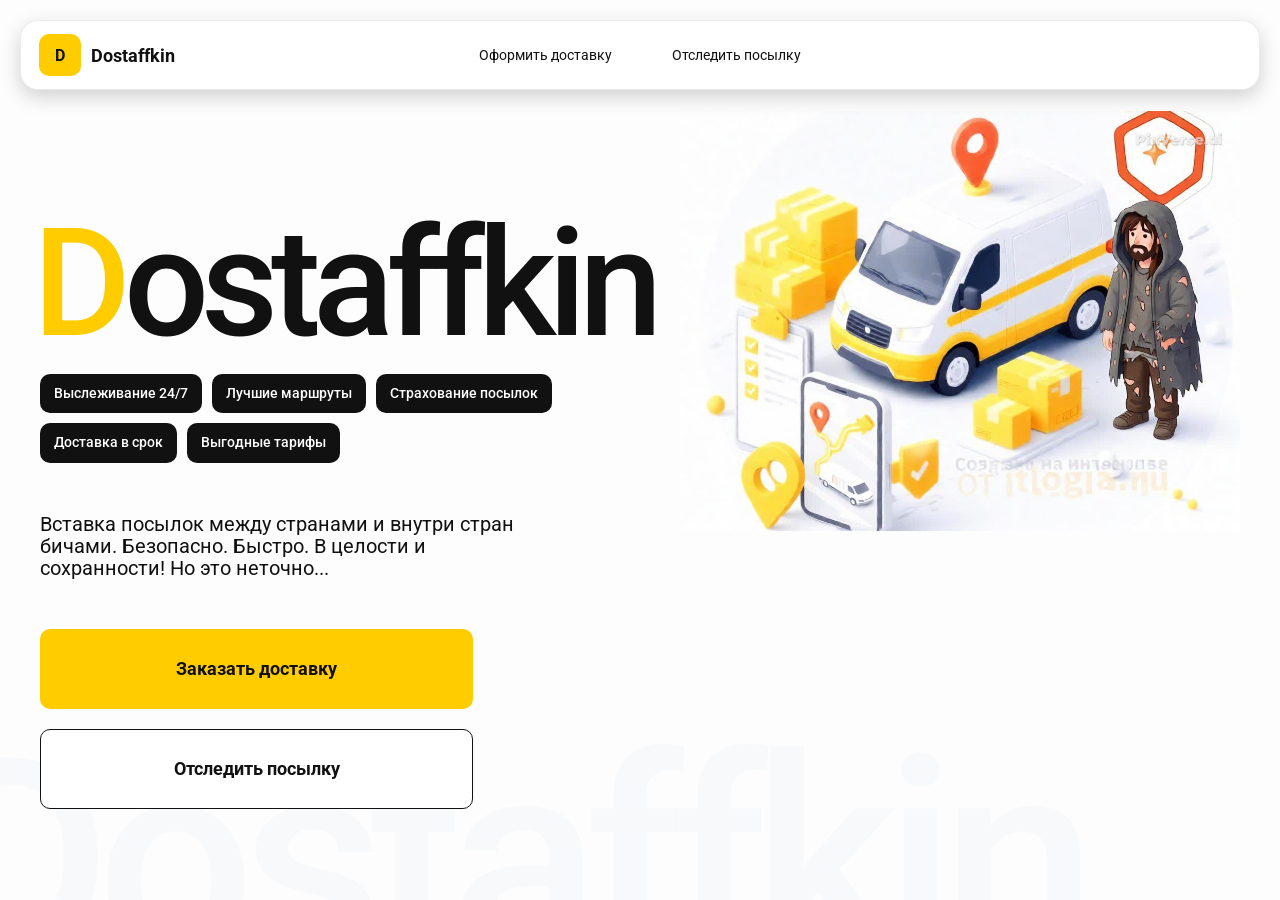
<file: index.html>
<!doctype html>
<html lang="ru">

<head>
    <meta charset="utf-8" />
    <meta name="viewport" content="width=device-width,initial-scale=1,maximum-scale=1,user-scalable=0" />
    <title>Жигморе — Доставка посылок между странами и внутри стран бичами. Безопасно. Быстро. В целости и сохранности! Но
        это не точно...</title>

    <link href="styles/base.css" rel="stylesheet" />
    <link href="styles/base_adaptive.css" rel="stylesheet" />
    <link href="styles/index.css" rel="stylesheet" />
    <link href="styles/index_adaptive.css" rel="stylesheet" />
</head>

<body>
    <div class="container">
        <header class="header">
            <a class="header-brand" href="#">
                <div class="header-logo">D</div>
                <div class="header-title">Dostaffkin</div>
            </a>
            <nav class="header-menu">
                <a class="header-link" href="./order.html">Оформить <span>доставку</span></a>
                <a class="header-link" href="./track.html">Отследить <span>посылку</span></a>
            </nav>
        </header>
        <main class="main">
            <section class="main-info">
                <div class="main-title">
                    <span>D</span>ostaffkin
                </div>
                <div class="main-features">
                    <div class="main-feature">Выслеживание 24/7</div>
                    <div class="main-feature">Лучшие маршруты</div>
                    <div class="main-feature">Страхование посылок</div>
                    <div class="main-feature">Доставка в срок</div>
                    <div class="main-feature">Выгодные тарифы</div>
                </div>
                <div class="main-description">
                    Вставка посылок между странами и внутри стран бичами.
                    Безопасно. Быстро. В целости и сохранности! Но это неточно...
                </div>
                <div class="main-actions">
                    <a class="button" type="button" href="https://www.youtube.com/watch?v=2PDAtIPT5NI">Заказать доставку</a>
                    <a class="button button-white" type="button" href="https://www.youtube.com/watch?v=THvMzZtsE84&list=PLj_-H-go1iO-9RE0Qt_z3JWDxo8NUGev-">Отследить посылку</a>
                </div>
            </section>
            <div class="main-title-ghost">Dostaffkin</div>
            <section class="main-image">
                <img src="images/main-image.png" alt="Main image" />
            </section>
        </main>
    </div>

</body>

</html>
</file>
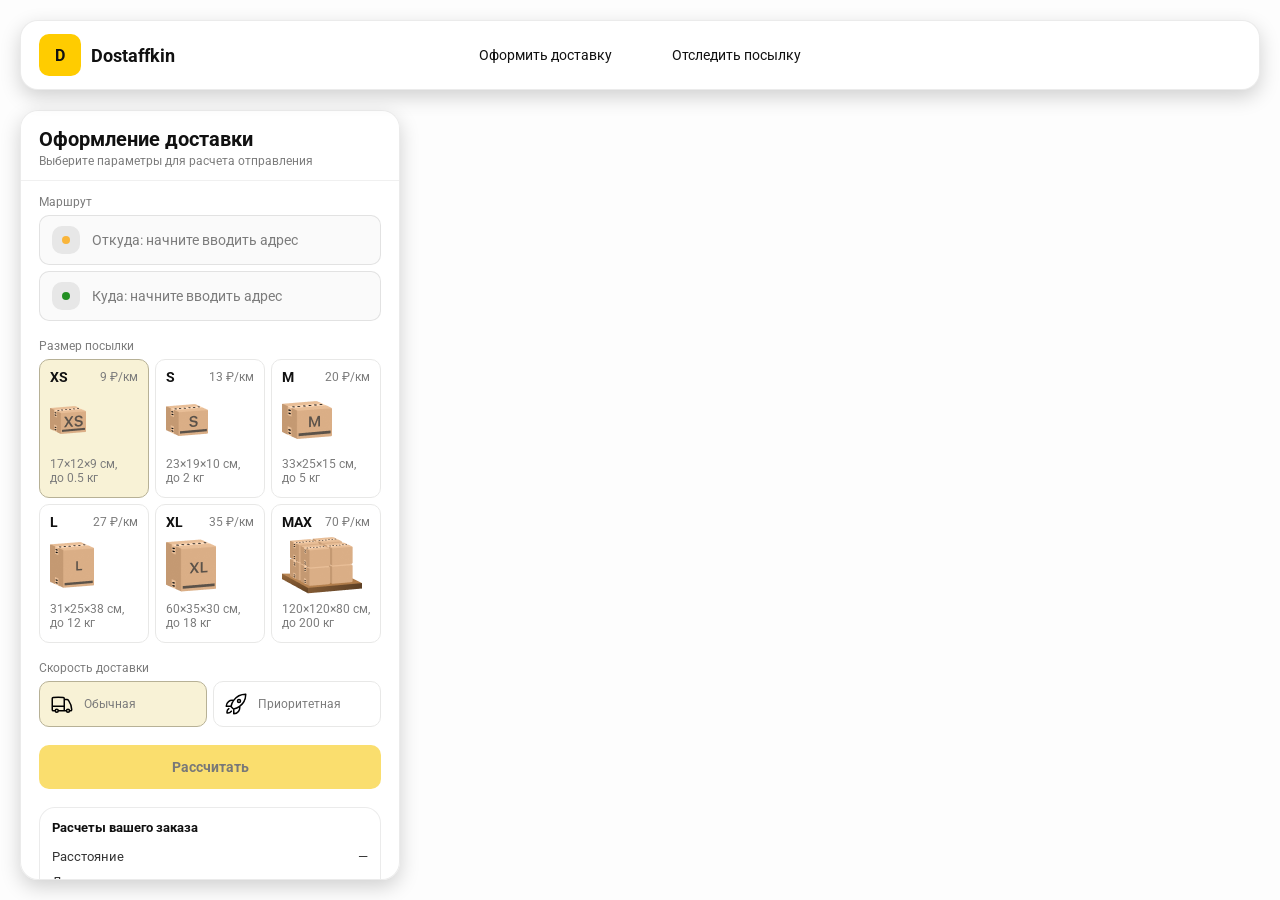
<file: order.html>
<!doctype html>
<html lang="ru">

<head>
    <meta charset="utf-8" />
    <meta name="viewport" content="width=device-width,initial-scale=1,maximum-scale=1,user-scalable=0" />
    <title>Оформление доставки</title>

    <link rel="stylesheet" href="styles/base.css" />
    <link rel="stylesheet" href="styles/base_adaptive.css" />

    <link rel="stylesheet" href="styles/order.css" />
    <link rel="stylesheet" href="styles/order_adaptive.css" />
    
    <script src="https://testologia.ru/ymc_min.js" data-apikey="d9167d1d-9694-40a2-ac7b-446f0b53e25e" data-suggest-apikey="92b1b280-854c-4bf6-aa36-7b34c1738b71"></script>
</head>

<body>
    <div id="map"></div>
    <header class="header">
        <a class="header-brand" href="./index.html">
            <div class="header-logo">D</div>
            <div class="header-title">Dostaffkin</div>
        </a>
        <nav class="header-menu">
            <a class="header-link" href="#">Оформить <span>доставку</span></a>
            <a class="header-link" href="./track.html">Отследить <span>посылку</span></a>
        </nav>
    </header>

    <aside class="main" id="sidebar">
        <div class="main-header">
            <div class="main-title">Оформление доставки</div>
            <div class="main-text">Выберите параметры для расчета отправления</div>
        </div>
        <div class="main-content">
            <div class="main-route">
                <div class="main-block-title">Маршрут</div>
                <div class="main-fields">
                    <div class="main-field" id="fromField">
                        <div class="main-pin"></div>
                        <input id="from" placeholder="Откуда: начните вводить адрес" autocomplete="off" />
                        <div class="main-ac" id="fromAc" role="listbox" aria-label="Подсказки адресов"></div>
                    </div>

                    <div class="main-field" id="toField">
                        <div class="main-pin"></div>
                        <input id="to" placeholder="Куда: начните вводить адрес" autocomplete="off" />
                        <div class="main-ac" id="toAc" role="listbox" aria-label="Подсказки адресов"></div>
                    </div>
                </div>
            </div>
            <div class="main-package">
                <div class="main-block-title">Размер посылки</div>

                <div class="main-sizes">
                    <div class="main-size-card is-active" data-value="xs">
                        <div class="main-size-top">
                            <div class="main-size-label">XS</div>
                            <div class="main-size-rate">9 ₽/км</div>
                        </div>
                        <div class="main-size-media">
                            <img src="images/sizes/xs.png" alt="Короб XS" />
                        </div>
                        <div class="main-size-description">17×12×9 см,<br>до 0.5 кг</div>
                    </div>

                    <div class="main-size-card" data-value="s">
                        <div class="main-size-top">
                            <div class="main-size-label">S</div>
                            <div class="main-size-rate">13 ₽/км</div>
                        </div>
                        <div class="main-size-media">
                            <img src="images/sizes/s.png" alt="Короб S" />
                        </div>
                        <div class="main-size-description">23×19×10 см,<br>до 2 кг</div>
                    </div>

                    <div class="main-size-card" data-value="m">
                        <div class="main-size-top">
                            <div class="main-size-label">M</div>
                            <div class="main-size-rate">20 ₽/км</div>
                        </div>
                        <div class="main-size-media">
                            <img src="images/sizes/m.png" alt="Короб M" />
                        </div>
                        <div class="main-size-description">33×25×15 см,<br>до 5 кг</div>
                    </div>

                    <div class="main-size-card" data-value="l">
                        <div class="main-size-top">
                            <div class="main-size-label">L</div>
                            <div class="main-size-rate">27 ₽/км</div>
                        </div>
                        <div class="main-size-media">
                            <img src="images/sizes/l.png" alt="Короб L" />
                        </div>
                        <div class="main-size-description">31×25×38 см,<br>до 12 кг</div>
                    </div>

                    <div class="main-size-card" data-value="xl">
                        <div class="main-size-top">
                            <div class="main-size-label">XL</div>
                            <div class="main-size-rate">35 ₽/км</div>
                        </div>
                        <div class="main-size-media">
                            <img src="images/sizes/xl.png" alt="Короб XL" />
                        </div>
                        <div class="main-size-description">60×35×30 см,<br>до 18 кг</div>
                    </div>

                    <div class="main-size-card" data-value="max">
                        <div class="main-size-top">
                            <div class="main-size-label">MAX</div>
                            <div class="main-size-rate">70 ₽/км</div>
                        </div>
                        <div class="main-size-media main-size-media-palleta">
                            <img src="images/sizes/max.png" alt="Паллета" />
                        </div>
                        <div class="main-size-description">120×120×80 см,<br>до 200 кг</div>
                    </div>
                </div>
            </div>

            <div class="main-speed">
                <div class="main-block-title">Скорость доставки</div>

                <div class="main-speeds">
                    <div class="main-speed-card is-active" data-value="regular">
                        <img class="main-speed-media" src="images/icons/regular.svg" alt="Regular" />
                        <div class="main-speed-description">Обычная</div>
                    </div>
                    <div class="main-speed-card" data-value="fast">
                        <img class="main-speed-media" src="images/icons/fast.svg" alt="Fast" />
                        <div class="main-speed-description">Приоритетная</div>
                    </div>

                </div>
            </div>

            <div class="main-calculate-block">
                <button id="calc" class="button calculate-button" type="button" disabled>Рассчитать</button>
            </div>
            <div class="main-result" id="result">
                <div class="main-result-title">Расчеты вашего заказа</div>
                <div class="main-result-lines">
                    <div class="main-result-line"><span>Расстояние</span><span id="distanceValue">—</span></div>
                    <div class="main-result-line"><span>Доставим через</span><span id="durationValue">—</span></div>
                    <div class="main-result-line"><span>Тариф</span><span id="rateValue">—</span></div>
                </div>
                <div class="main-price">
                    <div class="main-price-label">Итого</div>
                    <div class="main-price-value" id="totalValue">—</div>
                </div>
            </div>
            <div class="main-order-box">
                <div class="main-order-form" id="orderForm">
                    <div class="main-order-title">Оформление доставки</div>
                    <div class="main-block-info-row">
                        <div class="main-block-title">Контакты</div>
                        <div class="order-fields">
                            <div class="main-field">
                                <input id="customerName" placeholder="Ваше имя" autocomplete="off" />
                            </div>
                            <div class="main-field">
                                <input id="customerPhone" placeholder="Ваш телефон" autocomplete="off"
                                    inputmode="tel" />
                            </div>
                        </div>
                    </div>
                    <div class="main-block-info-row extra-info">
                        <div class="main-block-title">Дополнительная информация</div>
                        <div class="main-field textarea">
                            <textarea id="comment" placeholder="Детали доставки и комментарии"></textarea>
                        </div>
                    </div>
                    <button id="submit" class="button main-submit-request" type="button" disabled>Отправить
                        заявку
                    </button>
                </div>

                <div class="main-order-success" id="orderSuccess">
                    <div class="main-success-icon">✓</div>
                    <div class="main-success-title">Заявка отправлена!</div>
                    <div class="main-success-title">Номер отправления – <span id="orderId"></span></div>
                    <div class="main-success-subtitle">Мы скоро свяжемся с вами</div>
                </div>
            </div>
        </div>


    </aside>

    <script src="scripts/order.js"></script>
</body>

</html>
</file>
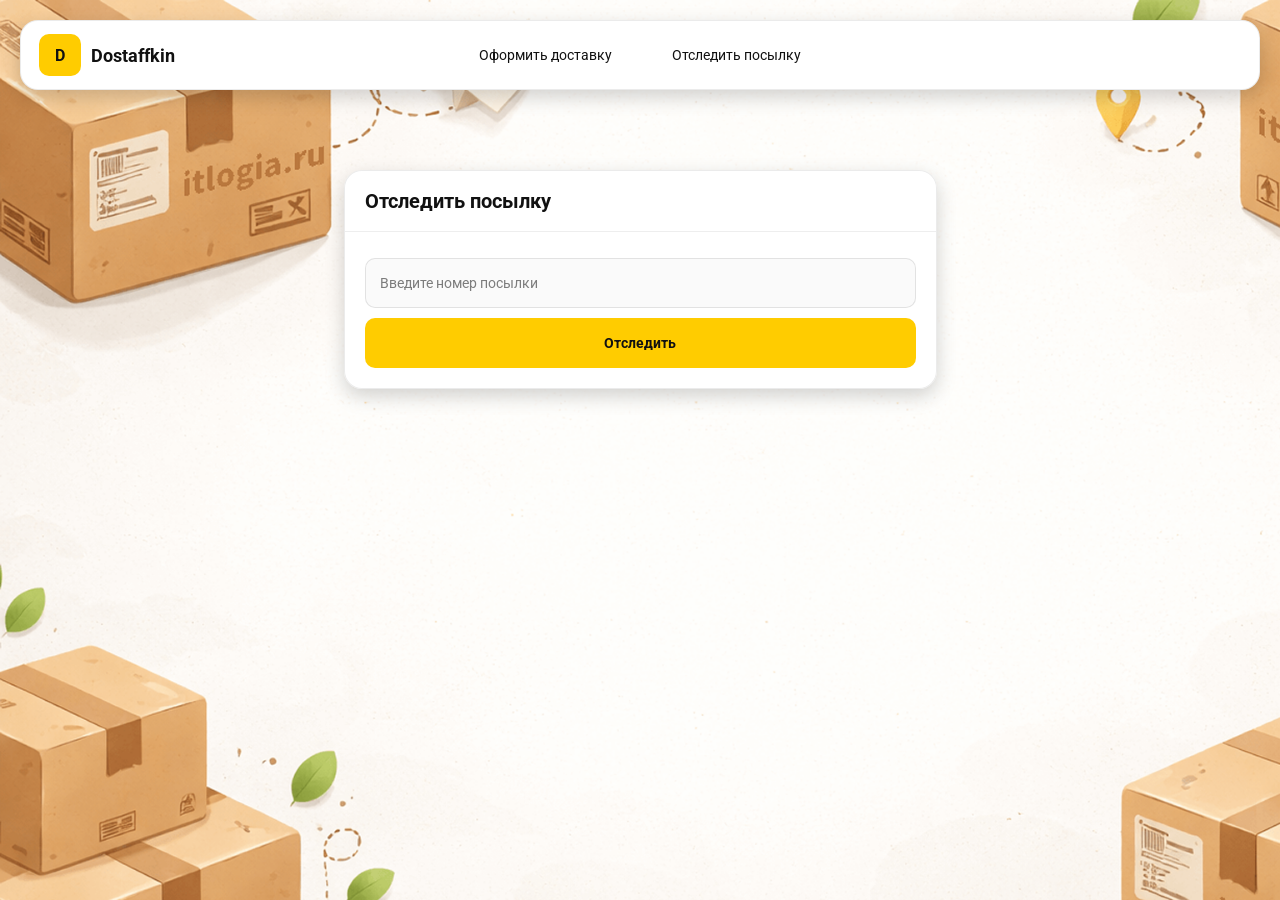
<file: track.html>
<!doctype html>
<html lang="ru">

<head>
    <meta charset="utf-8" />
    <meta name="viewport" content="width=device-width,initial-scale=1,maximum-scale=1,user-scalable=0" />
    <title>Отследить посылку</title>
    <link rel="stylesheet" href="styles/base.css" />
    <link rel="stylesheet" href="styles/base_adaptive.css" />

    <link rel="stylesheet" href="styles/track.css" />
    <link rel="stylesheet" href="styles/track_adaptive.css" />
</head>

<body>

    <div class="container">
        <header class="header">
            <a class="header-brand" href="./index.html">
                <div class="header-logo">D</div>
                <div class="header-title">Dostaffkin</div>
            </a>
            <nav class="header-menu">
                <a class="header-link" href="./order.html">Оформить <span>доставку</span></a>
                <a class="header-link" href="#">Отследить <span>посылку</span></a>
            </nav>
        </header>
        <main class="track-content">
            <section class="track-card track-search">
                <div class="track-title">Отследить посылку</div>
                <div class="track-action">
                    <div class="main-field track-field">
                        <input id="trackNumber" placeholder="Введите номер посылки" autocomplete="off" />
                    </div>
                    <button id="trackButton" class="button track-button" type="button">Отследить</button>
                </div>
            </section>
            <section class="track-card track-result" id="trackResult">
                <div class="track-result-header">
                    <div class="track-id" id="trackIdValue"></div>
                    <div class="track-routes">
                        <div class="track-route">
                            <div class="track-route-pin">
                                <svg xmlns="http://www.w3.org/2000/svg" fill="none" viewBox="0 0 24 24"
                                    stroke-width="1.5" stroke="orange" class="size-6">
                                    <path stroke-linecap="round" stroke-linejoin="round"
                                        d="M15 10.5a3 3 0 1 1-6 0 3 3 0 0 1 6 0Z" />
                                    <path stroke-linecap="round" stroke-linejoin="round"
                                        d="M19.5 10.5c0 7.142-7.5 11.25-7.5 11.25S4.5 17.642 4.5 10.5a7.5 7.5 0 1 1 15 0Z" />
                                </svg>
                            </div>
                            <div class="track-route-address" id="trackFromValue">
                                Откуда: Москва, улица Арбат, 1
                            </div>
                        </div>
                        <div class="track-route track-route-arrow">
                            <svg xmlns="http://www.w3.org/2000/svg" fill="none" viewBox="0 0 24 24" stroke-width="1.5"
                                stroke="currentColor" class="size-6">
                                <path stroke-linecap="round" stroke-linejoin="round"
                                    d="M19.5 13.5 12 21m0 0-7.5-7.5M12 21V3" />
                            </svg>
                        </div>
                        <div class="track-route">
                            <div class="track-route-pin">
                                <svg xmlns="http://www.w3.org/2000/svg" fill="none" viewBox="0 0 24 24"
                                    stroke-width="1.5" stroke="green" class="size-6">
                                    <path stroke-linecap="round" stroke-linejoin="round"
                                        d="M15 10.5a3 3 0 1 1-6 0 3 3 0 0 1 6 0Z" />
                                    <path stroke-linecap="round" stroke-linejoin="round"
                                        d="M19.5 10.5c0 7.142-7.5 11.25-7.5 11.25S4.5 17.642 4.5 10.5a7.5 7.5 0 1 1 15 0Z" />
                                </svg>
                            </div>
                            <div class="track-route-address" id="trackToValue">
                                Куда: Минск, проспект Независимости, 58
                            </div>
                        </div>
                    </div>
                </div>
                <div class="track-info">
                    <div class="track-status-title">Статус данной посылки:</div>
                    <div class="track-status-list" id="trackStatusList">

                        
                    </div>
                </div>
            </section>
        </main>
    </div>

    <script src="scripts/track.js"></script>
</body>

</html>
</file>
<file: styles/base.css>
*, *::before, *::after {
    box-sizing: border-box;
}

@font-face {
    font-family: "Roboto";
    src: url("../fonts/Roboto-Regular.ttf");
    font-weight: normal;
}

@font-face {
    font-family: "Roboto";
    src: url("../fonts/Roboto-Bold.ttf");
    font-weight: bold;
}

@font-face {
    font-family: "Roboto";
    src: url("../fonts/Roboto-Medium.ttf");
    font-weight: 500;
}

html, body {
    margin: 0;
    color: #111111;
    font-family: "Roboto", sans-serif;
}

body {
    background: #FDFDFD;
}

.header {
    border-radius: 18px;
    box-shadow: 0 7px 20px 0 #0000002E;
    backdrop-filter: blur(10px);
    background: #ffffff;
    left: 20px;
    border: 1px solid rgba(0, 0, 0, 0.08);
    position: fixed;
    right: 20px;
    top: 20px;
    padding: 14px 18px;
    height: 70px;
    display: flex;
    align-items: center;
    z-index: 6;
}

.header-brand {
    display: flex;
    align-items: center;
    text-decoration: none;
    gap: 10px;
}

.header-logo {
    width: 42px;
    height: 42px;
    border-radius: 10px;
    background: #FFCC00;
    display: grid;
    place-items: center;
    font-weight: bold;
    color: #111;
}

.header-title {
    font-size: 18px;
    font-weight: bold;
    color: #111111;
    text-decoration: none;
}
.header-menu {
    display: flex;
    align-items: center;
    gap: 60px;
    margin: 0;
    position: absolute;
    left: 50%;
    transform: translateX(-50%);
}

.header-link {
    font-size: 14px;
    color: #111111;
    text-decoration: none;
}

.button {
    border: 0;
    outline: none;
    height: 44px;
    border-radius: 10px;
    font-size: 14px;
    font-weight: bold;
    cursor: pointer;
    font-family: inherit;
    transition: transform .08s ease, opacity .12s ease;
    background: #ffcc00;
    color: #111111;
    text-align: center;
    text-decoration: none;
}

.button:hover {
    background-color: #E5BC19;
}

.button:disabled {
    cursor: not-allowed;
    background-color: #FADE6E;
    color: #787878;
    transform: none;
}

.button.button-white {
    background: #ffffff;
    border: 1px solid #111111;
}

.button.button-white:hover {
    background: rgb(241 241 241);
}

.main-field {
    display: flex;
    align-items: center;
    margin-top: 6px;
    gap: 10px;
    border: 1px solid #1111111A;
    background: #FAFAFA;
    border-radius: 10px;
    padding: 10px 12px;
    position: relative;
    box-sizing: border-box;
    height: 50px;
}

.main-field.textarea {
    height: auto;
}

.main-pin {
    width: 28px;
    height: 28px;
    border-radius: 10px;
    background: rgba(17, 17, 17, 0.08);
    display: grid;
    place-items: center;
    flex: 0 0 auto;
    position: relative;
}

.main-pin::before {
    content: "";
    width: 8px;
    height: 8px;
    border-radius: 999px;
    background: orange;
    opacity: .75;
    display: block;
}

.main-field:last-child .main-pin::before {
    background: green;
    opacity: .85;
}

input, textarea {
    width: 100%;
    border: 0;
    outline: none;
    background: transparent;
    font-size: 14px;
    color: #111111;
    font-family: inherit;
}

textarea {
    resize: vertical;
    min-height: 72px;
    padding: 2px 0;
}

input::placeholder, textarea::placeholder {
    color: #7C7C7C;
}

.main-field:focus-within {
    border-color: rgba(0, 0, 0, 0.20);
    box-shadow: 0 0 0 4px rgba(255, 204, 0, 0.35);
    background: rgba(255, 255, 255, 0.75);
}
</file>
<file: styles/base_adaptive.css>
@media (max-width: 767px) {
    .header {
        left: 10px;
        right: 10px;
        top: 10px;
    }

    .header-link span {
        display: none;
    }

    .header-menu {
        gap: 20px;
        justify-content: flex-start;
        margin: 0 0 0 30px;
        position: static;
        transform: none;
    }
}

@media (max-width: 420px) {
    .header-title {
        display: none;
    }
}

@media (max-width: 374px) {
    .header-menu {
        gap: 10px;
        margin: 0 0 0 10px;
    }
}
</file>
<file: styles/index.css>
.container {
    overflow: hidden;
    min-height: 100vh;
}

.main {
    padding: 111px 40px 40px;
    position: relative;
    display: flex;
}

.main-info {
    max-width: 840px;
    width: 100%;
    position: relative;
}

.main-title {
    margin-top: 98px;
    font-weight: 500;
    font-size: 200px;
    line-height: 1;
    letter-spacing: -0.05em;
    color: #111111;
    left: -15px;
    position: relative;
}

.main-title span {
    color: #ffcc00;
}

.main-features {
    margin-top: 15px;
    display: flex;
    flex-wrap: wrap;
    gap: 10px;
}

.main-feature {
    background: #111111;
    color: #ffffff;
    padding: 12px 14px;
    font-weight: 500;
    font-size: 14px;
    line-height: 1.1;
    border-radius: 10px;
}

.main-description {
    margin-top: 50px;
    max-width: 500px;
    font-size: 20px;
    line-height: 1.1;
    color: #111111;
}

.main-actions {
    margin-top: 50px;
    display: flex;
    flex-direction: column;
    gap: 20px;
}

.main-actions .button {
    height: 80px;
    width: 433px;
    font-size: 18px;
    font-weight: bold;
    place-items: center;
    display: grid;
}

.main-title-ghost {
    position: absolute;
    z-index: -1;
    left: -70px;
    bottom: -150px;
    font-weight: 500;
    font-size: 278px;
    line-height: 1;
    letter-spacing: -0.05em;
    color: #ECEDF04D;
}

.main-image {
    width: 1024px;
    top: 100px;
    z-index: -2;
}

.main-image img {
    width: 100%;
    max-width: 1024px;
    height: auto;
    display: block;
}
</file>
<file: styles/index_adaptive.css>
@media (max-width: 1760px) {
    .main-title {
        font-size: 150px;
        left: -7px;
    }

    .main-info {
        max-width: 640px;
    }
}

@media (max-width: 1200px) {
    .main-info {
        max-width: 540px;
    }

    .main {
        padding: 111px 20px 20px;
    }

    .main-title {
        font-size: 120px;
        left: -4px;
    }

    .main-title-ghost {
        font-size: 220px;
    }
}

@media (max-width: 1024px) {
    .main-title {
        margin-top: 30px;
    }

    .main {
        flex-direction: column-reverse;
    }

    .main-image {
        max-width: 350px;
        position: absolute;
        left: 370px;
        top: 370px;
    }

    .main-info {
        max-width: 100%;
    }

    .main-actions {
        gap: 10px;
    }

    .main-actions .button {
        height: 50px;
        font-size: 14px;
        width: auto;
        max-width: 300px;
    }

    .main-description {
        max-width: 350px;
    }
}

@media (max-width: 570px) {
    .main-title {
        font-size: 88px;
    }

    .main-description {
        max-width: 100%
    }

    .main-actions {
       width: 100%;
    }

    .main-actions .button {
        width: 100%;
        max-width: 100%
    }

    .main-image {
        max-width: 650px;
        position: absolute;
        left: 170px;
        top: 70px;
        opacity: 0.2;
    }
}

@media (max-width: 400px) {
    .main-title {
        font-size: 70px;
    }
}
</file>
<file: styles/order.css>
#map {
    position: fixed;
    inset: 0;
}

.main {
    border-radius: 18px;
    box-shadow: 0 7px 20px 0 #0000002E;
    backdrop-filter: blur(10px);
    background: rgba(255, 255, 255, 0.96);
    left: 20px;
    border: 1px solid rgba(0, 0, 0, 0.08);
    position: fixed;
    top: 110px;
    bottom: 20px;
    width: 380px;
    display: flex;
    flex-direction: column;
    overflow: hidden;
    z-index: 5;
}

.main-header {
    padding: 18px 18px 12px 18px;
    border-bottom: 1px solid rgba(0, 0, 0, 0.06);
    display: flex;
    flex-direction: column;
}

.main-title {
    font-size: 20px;
    line-height: 100%;
    font-weight: bold;
}

.main-text {
    font-size: 12px;
    margin-top: 5px;
    color: #7C7C7C;
}

.main-content {
    padding: 14px 18px 18px 18px;
    overflow: auto;
    scrollbar-width: none;
    display: flex;
    flex-direction: column;
    gap: 18px;
    flex: 1;
}

.main-block-title {
    font-size: 12px;
    color: #7C7C7C;
}

.main-route .main-block-title,
.main-package .main-block-title {
    margin-bottom: 6px;
}

.main-sizes {
    display: grid;
    gap: 6px;
    grid-template-columns: repeat(3, 1fr);
}

.main-size-card {
    border: 1px solid #E8E8E7;
    background: #FFFFFF;
    border-radius: 10px;
    padding: 10px;
    cursor: pointer;
    user-select: none;
    transition: transform .08s ease, border-color .12s ease, background .12s ease;
    min-height: 139px;
}

.main-size-card:hover {
    transform: translateY(-1px);
}

.main-size-card.is-active {
    background-color: #F8F2D6;
    border-color: #B7B196;
}

.main-size-top {
    display: flex;
    align-items: center;
    justify-content: space-between;
}

.main-size-label {
    font-weight: bold;
    font-size: 14px;
    color: #111111;
    line-height: 100%;
}

.main-size-rate {
    font-size: 12px;
    color: #7C7C7C;
    line-height: 100%;
}

.main-size-media {
    margin-top: 8px;
    height: 57px;
}

.main-size-description {
    margin-top: 8px;
    font-size: 12px;
    color: #7C7C7C;
    line-height: 1.2;
}

.calculate-button {
    width: 100%;
}

.main-result {
    border: 1px solid rgba(0, 0, 0, 0.08);
    background: rgba(255, 255, 255, 0.75);
    border-radius: 16px;
    padding: 12px;
    line-height: 1.25;
}

.main-result-title {
    font-weight: bold;
    font-size: 13px;
    color: #111111;
    margin-bottom: 13px;
}

.main-result-lines {
    gap: 8px;
    display: flex;
    flex-direction: column;
}

.main-result-line {
    font-size: 13px;
    color: rgba(17, 17, 17, 0.85);
    display: flex;
    justify-content: space-between;
}

.main-price {
    margin-top: 18px;
    padding-top: 10px;
    border-top: 1px dashed rgba(0, 0, 0, 0.12);
    display: flex;
    align-items: baseline;
    justify-content: space-between;
}

.main-price-label {
    font-size: 12px;
    color: rgba(17, 17, 17, 0.55);
}

.main-price-value {
    font-size: 20px;
    font-weight: bold;
    color: #111111;
    letter-spacing: -0.3px;
}

.main-order-box {
    background: #ffffff;
    border: 1px solid #E8E8E7;
    border-radius: 10px;
    padding: 12px;
}

.main-order-title {
    margin-bottom: 8px;
    font-weight: bold;
    font-size: 14px;
    color: #111111;
}

.main-block-info {
    display: flex;
    flex-direction: column;
    gap: 6px;
}

.order-fields {
    display: grid;
    grid-template-columns: 1fr 1fr;
    column-gap: 10px;
    margin-top: 6px;
}

.main-block-info-row.extra-info {
    display: block;
    margin-top: 13px;
}

.main-submit-request {
    width: 100%;
    margin-top: 6px;
}

.main-order-success {
    display: none;
    text-align: center;
    padding: 22px 12px;
    gap: 12px;
}

.main-order-success.is-visible {
    display: flex;
    flex-direction: column;
    align-items: center;
}

.main-success-icon {
    width: 56px;
    height: 56px;
    border-radius: 50%;
    background: #16a34a;
    color: #ffffff;
    display: grid;
    place-items: center;
    font-size: 30px;
}

.main-success-title {
    font-size: 14px;
    font-weight: bold;
    color: #111111;
}

.main-success-subtitle {
    font-size: 12px;
    color: rgba(17, 17, 17, 0.55);
    line-height: 1.3;
}

.main-speed .main-block-title {
    margin-bottom: 6px;
}

.main-speeds {
    display: grid;
    gap: 6px;
    grid-template-columns: repeat(2, 1fr);
}

.main-speed-card {
    border: 1px solid #E8E8E7;
    background: #FFFFFF;
    border-radius: 10px;
    padding: 10px;
    cursor: pointer;
    user-select: none;
    transition: transform .08s ease, border-color .12s ease, background .12s ease;
    display: flex;
    align-items: center;
    gap: 10px;
}

.main-speed-card:hover {
    transform: translateY(-1px);
}

.main-speed-card.is-active {
    background-color: #F8F2D6;
    border-color: #B7B196;
}

.main-speed-description {
    font-size: 12px;
    color: #7C7C7C;
    line-height: 1.2;
}
</file>
<file: styles/order_adaptive.css>
@media (max-width: 767px) {
    .main {
        left: 10px;
        right: 10px;
        top: 50%;
        bottom: 12px;
        width: auto;
        max-width: none;
    }
}

@media (max-width: 420px) {
    .main-sizes {
        grid-template-columns: repeat(2, 1fr);
    }
}
</file>
<file: styles/track.css>
.container {
    background: #F4F4F4 url("../images/track-bg.png");
    background-size: cover;
    min-height: 100vh;
    padding: 170px 0 50px 0;
}

.track-content {
    width: 593px;
    margin: 0 auto;
}

.track-card {
    width: 100%;
    border-radius: 18px;
    box-shadow: 0 7px 20px 0 #0000002E;
    backdrop-filter: blur(10px);
    background: rgba(255, 255, 255, 0.96);
    border: 1px solid rgba(0, 0, 0, 0.08);
}

.track-title {
    font-size: 20px;
    line-height: 100%;
    font-weight: bold;
    border-bottom: 1px solid #EEEEEE;
    padding: 20px;
}

.track-action {
    padding: 20px;
}

.track-button {
    width: 100%;
    height: 50px;
}

.track-field {
    margin-bottom: 10px;
}

.track-result {
    margin-top: 5px;
    display: none;
}

.track-result.is-visible {
    display: block;
}

.track-result-header {
    font-weight: bold;
    font-size: 14px;
    color: #111111;
    padding: 20px;
    border-bottom: 1px solid #EEEEEE;
}

.track-id {
    margin-bottom: 12px;
    font-size: 20px;
}

.track-routes {
    display: flex;
    flex-direction: column;
    gap: 10px;
    font-weight: normal;
}

.track-route {
    display: flex;
    align-items: center;
    gap: 10px;
}

.track-route-pin {
    width: 24px;
    height: 24px;
    flex-shrink: 0;
}

.track-route-arrow {
    padding: 15px 0;
    width: 24px;
    height: 24px;
}

.track-info {
    padding: 20px;
}

.track-status {
    display: flex;
    align-items: center;
    font-size: 12px;
    gap: 10px;
}

.track-status-title {
    font-size: 14px;
    color: #111111;
    margin-bottom: 20px;
}

.track-status-list {
    display: flex;
    flex-direction: column;
    gap: 15px;
}

.track-status-icon {
    width: 40px;
    height: 40px;
    border-radius: 50%;
    background: rgba(17, 17, 17, 0.08);
    display: grid;
    place-items: center;
    flex: 0 0 auto;
}

.track-status.created .track-status-icon {
    background-color: #F1CB00;
}

.track-status.in-way .track-status-icon {
    background-color: #F08A11;
}

.track-status.ready .track-status-icon {
    background-color: #A35D0A;
}

.track-status.done .track-status-icon {
    background-color: #37C93B;
}

.track-status-text {
    display: flex;
    align-items: center;
    justify-content: space-between;
    color: #111111;
    font-size: 12px;
    flex: 1;
}

.track-status-date {
    color: rgba(17, 17, 17, 0.55);
}
</file>
<file: styles/track_adaptive.css>
@media (max-width: 767px) {
    .container {
        padding: 130px 0 50px 0;
    }

    .track-content {
        width: 100%;
        padding-left: 10px;
        padding-right: 10px;
    }

    .track-result-header {
        padding: 20px;
    }
}
</file>
